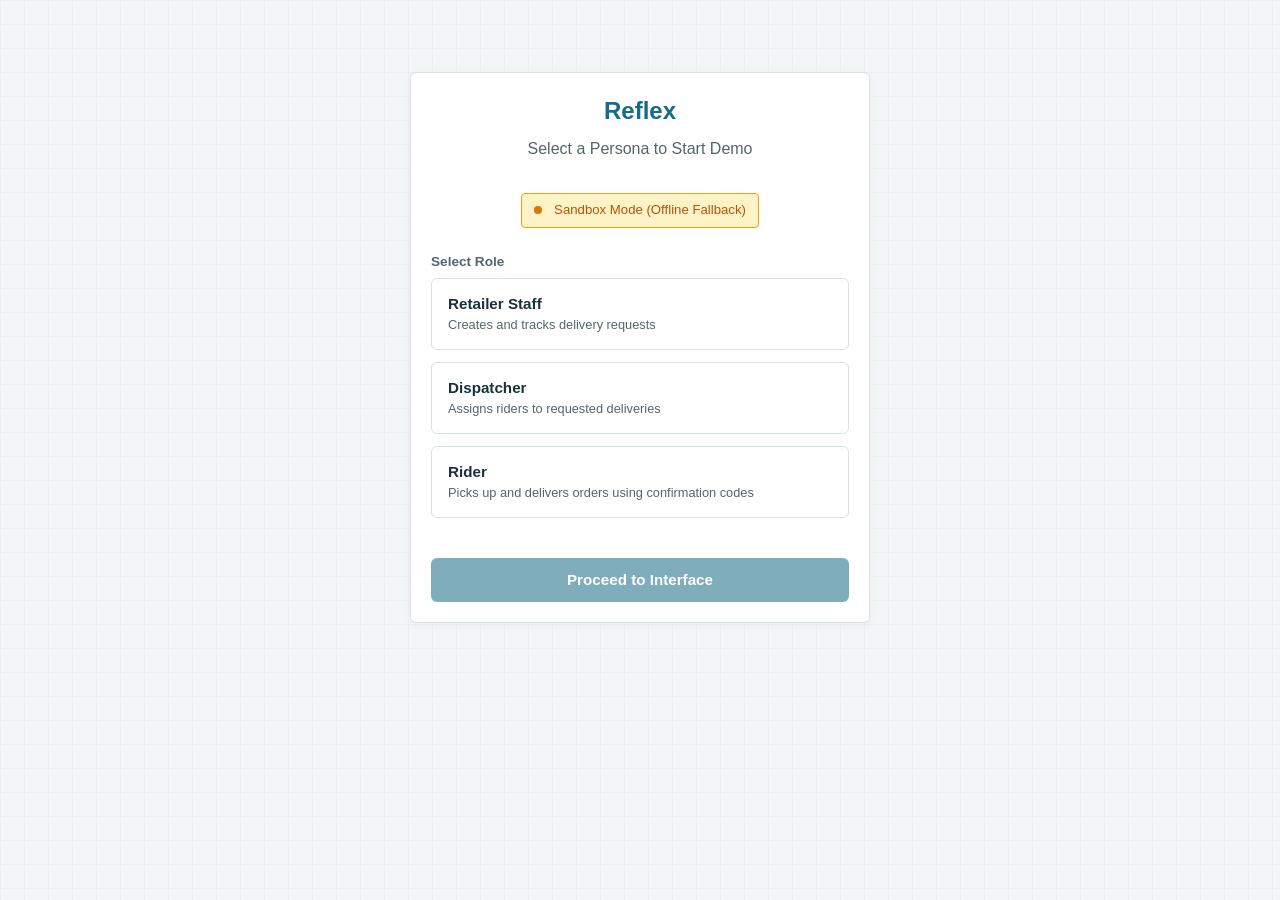
<file: frontend/index.html>
<!DOCTYPE html>
<html lang="en">
<head>
  <meta charset="UTF-8">
  <meta name="viewport" content="width=device-width, initial-scale=1.0">
  <title>Reflex - Delivery Tracker</title>
  <link rel="stylesheet" href="style.css">
</head>
<body>
  <div class="container">
    <div class="card landing-card">
      <h2 style="text-align: center; margin-bottom: 0.5rem; color: var(--primary-color);">Reflex</h2>
      <p style="text-align: center; color: var(--text-muted); margin-bottom: 2rem;">Select a Persona to Start Demo</p>

      <!-- Connection Status indicator -->
      <div id="connection-status-container" style="margin-bottom: 1.5rem; display: flex; justify-content: center;"></div>

      <div class="form-group">
        <label>Select Role</label>

        <div class="role-option" id="role-retailer" onclick="selectRole('retailer_staff')">
          <div>
            <div class="role-title">Retailer Staff</div>
            <div class="role-desc">Creates and tracks delivery requests</div>
          </div>
        </div>

        <div class="role-option" id="role-dispatcher" onclick="selectRole('dispatcher')">
          <div>
            <div class="role-title">Dispatcher</div>
            <div class="role-desc">Assigns riders to requested deliveries</div>
          </div>
        </div>

        <div class="role-option" id="role-rider" onclick="selectRole('rider')">
          <div>
            <div class="role-title">Rider</div>
            <div class="role-desc">Picks up and delivers orders using confirmation codes</div>
          </div>
        </div>
      </div>

      <div class="form-group" id="user-selection-group" style="display: none;">
        <label for="user-select">Select Active User Profile</label>
        <select id="user-select" class="form-control" onchange="onUserChanged()">
          <option value="">-- Choose User --</option>
        </select>
        <div id="user-details-tip" style="margin-top: 0.5rem; font-size: 0.8rem; color: var(--text-muted);"></div>
      </div>

      <button id="proceed-btn" class="btn btn-primary" style="margin-top: 1.5rem;" disabled onclick="proceedToUI()">
        Proceed to Interface
      </button>
    </div>
  </div>

  <!-- Scripts -->
   <script src="config.js"></script>
  <script src="api.js"></script>
  <script src="script.js"></script>
</body>
</html>
</file>
<file: frontend/style.css>
/* Reflex - Delivery Tracker Shared Design Tokens and Utilities */
:root {
  --primary-color: #176b87;
  --primary-hover: #12566c;
  --bg-color: #f3f6f7;
  --card-bg: #ffffff;
  --text-main: #18323b;
  --text-muted: #53666d;
  --text-light: #87979d;
  --border-color: #d9e2e5;
  
  /* Status Colors */
  --status-requested-bg: #f1f5f9;  /* Slate 100 */
  --status-requested-text: #475569;/* Slate 600 */
  --status-assigned-bg: #dbeafe;   /* Blue 100 */
  --status-assigned-text: #1d4ed8;  /* Blue 700 */
  --status-pickup-bg: #fef3c7;     /* Amber 100 */
  --status-pickup-text: #b45309;   /* Amber 700 */
  --status-delivered-bg: #dcfce7;  /* Emerald 100 */
  --status-delivered-text: #15803d; /* Emerald 700 */

  --error-bg: #fee2e2;            /* Red 100 */
  --error-text: #b91c1c;           /* Red 700 */
  --success-bg: #dcfce7;
  --success-text: #15803d;

  --radius-sm: 4px;
  --radius-md: 6px;
  --radius-lg: 8px;
}

/* ==========================================================================
   Base & Reset
   ========================================================================== */
*, *::before, *::after {
  box-sizing: border-box;
  margin: 0;
  padding: 0;
}

html {
  font-size: 16px;
  -webkit-text-size-adjust: 100%;
}

body {
  font-family: -apple-system, BlinkMacSystemFont, "Segoe UI", Roboto, "Helvetica Neue", Arial, sans-serif;
  background-color: var(--bg-color);
  background-image: linear-gradient(rgba(23, 107, 135, 0.035) 1px, transparent 1px),
    linear-gradient(90deg, rgba(23, 107, 135, 0.035) 1px, transparent 1px);
  background-size: 24px 24px;
  color: var(--text-main);
  line-height: 1.5;
  min-height: 100vh;
  padding-bottom: 2rem;
  overflow-x: hidden;
}

/* Main Container */
.container {
  width: 100%;
  max-width: 1040px;
  margin: 0 auto;
  padding: 0.75rem;
}

@media (min-width: 640px) {
  .container {
    padding: 1.25rem;
  }
}

@media (min-width: 1024px) {
  .container {
    padding: 1.5rem;
  }
}

/* ==========================================================================
   Header & Navigation
   ========================================================================== */
header {
  background-color: var(--card-bg);
  border-bottom: 1px solid var(--border-color);
  padding: 0.75rem 1rem;
  margin-bottom: 1.25rem;
  width: 100%;
}

@media (min-width: 640px) {
  header {
    padding: 0.9rem 1.5rem;
    margin-bottom: 1.5rem;
  }
}

.header-content {
  width: 100%;
  max-width: 1040px;
  margin: 0 auto;
  display: flex;
  flex-direction: column;
  align-items: flex-start;
  gap: 0.75rem;
}

@media (min-width: 640px) {
  .header-content {
    flex-direction: row;
    justify-content: space-between;
    align-items: center;
    gap: 1rem;
  }
}

.logo-group h1 {
  font-size: 1.25rem;
  font-weight: 800;
  color: var(--primary-color);
  line-height: 1.2;
}

@media (min-width: 640px) {
  .logo-group h1 {
    font-size: 1.35rem;
  }
}

.logo-group p {
  font-size: 0.8rem;
  color: var(--text-muted);
}

.header-nav-controls {
  display: flex;
  align-items: center;
  flex-wrap: wrap;
  gap: 0.5rem;
  width: 100%;
}

@media (min-width: 640px) {
  .header-nav-controls {
    width: auto;
    justify-content: flex-end;
    gap: 0.75rem;
  }
}

.user-badge {
  display: inline-flex;
  align-items: center;
  gap: 0.5rem;
  background-color: var(--bg-color);
  padding: 0.4rem 0.75rem;
  border-radius: var(--radius-sm);
  font-size: 0.825rem;
  border: 1px solid var(--border-color);
  max-width: 100%;
  overflow-wrap: anywhere;
}

.user-role-label {
  font-weight: 600;
  text-transform: capitalize;
}

.logout-btn {
  background: none;
  border: none;
  color: var(--text-muted);
  cursor: pointer;
  font-size: 0.825rem;
  text-decoration: underline;
  padding: 0.4rem 0.5rem;
  min-height: 36px;
  display: inline-flex;
  align-items: center;
}

.logout-btn:hover {
  color: var(--primary-color);
}

/* ==========================================================================
   Layout & Grid Systems
   ========================================================================== */
.grid {
  display: grid;
  grid-template-columns: 1fr;
  gap: 1rem;
  width: 100%;
}

.grid > * {
  min-width: 0;
}

@media (min-width: 640px) {
  .grid {
    gap: 1.25rem;
  }
}

/* Two-column layout on medium/large screens (e.g. Retailer form + table) */
@media (min-width: 880px) {
  .grid-2col {
    grid-template-columns: minmax(300px, 0.85fr) minmax(0, 1.75fr);
    align-items: start;
  }
}

/* ==========================================================================
   Cards
   ========================================================================== */
.card {
  background-color: var(--card-bg);
  border: 1px solid var(--border-color);
  border-radius: var(--radius-md);
  padding: 1rem;
  min-width: 0;
  box-shadow: 0 1px 3px rgba(24, 50, 59, 0.05);
}

@media (min-width: 640px) {
  .card {
    padding: 1.25rem;
    box-shadow: 0 2px 8px rgba(24, 50, 59, 0.04);
  }
}

.card-title {
  font-size: 1.05rem;
  font-weight: 600;
  margin-bottom: 1rem;
  color: var(--text-main);
  border-bottom: 1px solid var(--border-color);
  padding-bottom: 0.5rem;
}

@media (min-width: 640px) {
  .card-title {
    font-size: 1.15rem;
  }
}

/* ==========================================================================
   Forms & Controls
   ========================================================================== */
.form-group {
  margin-bottom: 1rem;
  width: 100%;
}

.form-group label {
  display: block;
  font-size: 0.85rem;
  font-weight: 600;
  margin-bottom: 0.35rem;
  color: var(--text-muted);
}

.form-control {
  width: 100%;
  padding: 0.65rem 0.75rem;
  border: 1px solid var(--border-color);
  border-radius: var(--radius-md);
  font-size: 16px; /* Prevents auto-zoom on iOS */
  background-color: #ffffff;
  color: var(--text-main);
  outline: none;
  min-height: 42px;
  font-family: inherit;
  transition: border-color 0.15s ease, box-shadow 0.15s ease;
}

.form-control:focus {
  border-color: var(--primary-color);
  box-shadow: 0 0 0 3px rgba(23, 107, 135, 0.15);
}

textarea.form-control {
  min-height: 80px;
  resize: vertical;
}

/* ==========================================================================
   Buttons
   ========================================================================== */
.btn {
  display: inline-flex;
  justify-content: center;
  align-items: center;
  padding: 0.65rem 1.25rem;
  font-size: 0.95rem;
  font-weight: 600;
  border-radius: var(--radius-md);
  border: 1px solid transparent;
  cursor: pointer;
  text-align: center;
  width: 100%;
  min-height: 44px; /* Accessible touch target */
  font-family: inherit;
  transition: background-color 0.15s ease, border-color 0.15s ease, opacity 0.15s ease;
}

.btn-primary {
  background-color: var(--primary-color);
  color: #ffffff;
}

.btn-primary:hover:not(:disabled) {
  background-color: var(--primary-hover);
}

.btn-secondary {
  background-color: #ffffff;
  border-color: var(--border-color);
  color: var(--text-muted);
}

.btn-secondary:hover:not(:disabled) {
  background-color: var(--bg-color);
  color: var(--text-main);
}

.btn-outline {
  background: transparent;
  border: 1px solid var(--primary-color);
  color: var(--primary-color);
}

.btn-outline:hover:not(:disabled) {
  background-color: rgba(23, 107, 135, 0.05);
}

.btn:disabled {
  opacity: 0.55;
  cursor: not-allowed;
}

/* ==========================================================================
   Badges & Alerts
   ========================================================================== */
.badge {
  display: inline-flex;
  align-items: center;
  padding: 0.25rem 0.65rem;
  font-size: 0.725rem;
  font-weight: 700;
  border-radius: var(--radius-sm);
  text-transform: uppercase;
  letter-spacing: 0.04em;
  white-space: nowrap;
}

.badge-requested {
  background-color: var(--status-requested-bg);
  color: var(--status-requested-text);
}

.badge-assigned {
  background-color: var(--status-assigned-bg);
  color: var(--status-assigned-text);
}

.badge-picked-up {
  background-color: var(--status-pickup-bg);
  color: var(--status-pickup-text);
}

.badge-delivered {
  background-color: var(--status-delivered-bg);
  color: var(--status-delivered-text);
}

.alert {
  padding: 0.75rem 1rem;
  border-radius: var(--radius-md);
  margin-bottom: 1.25rem;
  font-size: 0.9rem;
  width: 100%;
}

.alert-error {
  background-color: var(--error-bg);
  color: var(--error-text);
  border: 1px solid rgba(185, 28, 28, 0.25);
}

.alert-success {
  background-color: var(--success-bg);
  color: var(--success-text);
  border: 1px solid rgba(21, 128, 61, 0.25);
}

/* ==========================================================================
   Responsive Tables
   ========================================================================== */
.table-container {
  width: 100%;
  overflow-x: auto;
  -webkit-overflow-scrolling: touch;
  border: 1px solid var(--border-color);
  border-radius: var(--radius-sm);
  background-color: #ffffff;
}

table {
  width: 100%;
  min-width: 580px; /* Guarantees legible column width on mobile */
  border-collapse: collapse;
  text-align: left;
}

th, td {
  padding: 0.75rem 0.85rem;
  border-bottom: 1px solid var(--border-color);
  font-size: 0.875rem;
}

th {
  background-color: var(--bg-color);
  font-size: 0.75rem;
  font-weight: 700;
  text-transform: uppercase;
  color: var(--text-muted);
  letter-spacing: 0.05em;
  white-space: nowrap;
}

tr:last-child td {
  border-bottom: none;
}

tr:hover {
  background-color: rgba(243, 246, 247, 0.6);
}

/* ==========================================================================
   Modal Dialogs & Timeline
   ========================================================================== */
.modal-backdrop {
  display: none;
  position: fixed;
  top: 0;
  left: 0;
  width: 100%;
  height: 100%;
  background-color: rgba(15, 23, 42, 0.6);
  z-index: 1000;
  align-items: center;
  justify-content: center;
  padding: 0.75rem;
  overflow-y: auto;
}

.modal-content {
  background-color: var(--card-bg);
  border-radius: var(--radius-lg);
  max-width: 500px;
  width: 100%;
  max-height: 90vh;
  overflow-y: auto;
  box-shadow: 0 10px 25px rgba(0, 0, 0, 0.15);
  border: 1px solid var(--border-color);
  margin: auto;
}

.modal-header {
  padding: 1rem 1.25rem;
  border-bottom: 1px solid var(--border-color);
  display: flex;
  justify-content: space-between;
  align-items: center;
  gap: 0.5rem;
}

.modal-title {
  font-weight: 700;
  font-size: 1.05rem;
  color: var(--text-main);
}

.modal-close {
  background: none;
  border: none;
  font-size: 1.5rem;
  line-height: 1;
  color: var(--text-light);
  cursor: pointer;
  padding: 0.25rem 0.5rem;
  min-height: 36px;
  min-width: 36px;
  display: flex;
  align-items: center;
  justify-content: center;
}

.modal-close:hover {
  color: var(--text-main);
}

.modal-body {
  padding: 1rem 1.25rem;
}

/* Timeline */
.timeline {
  position: relative;
  padding-left: 1.5rem;
  margin-top: 1rem;
}

.timeline::before {
  content: "";
  position: absolute;
  top: 0;
  left: 5px;
  width: 2px;
  height: 100%;
  background-color: var(--border-color);
}

.timeline-item {
  position: relative;
  padding-bottom: 1.25rem;
}

.timeline-item:last-child {
  padding-bottom: 0;
}

.timeline-marker {
  position: absolute;
  top: 6px;
  left: -21px;
  width: 10px;
  height: 10px;
  border-radius: 50%;
  background-color: var(--text-light);
  border: 2px solid var(--card-bg);
}

.timeline-marker.active {
  background-color: var(--primary-color);
  box-shadow: 0 0 0 3px rgba(23, 107, 135, 0.2);
}

.timeline-content {
  font-size: 0.875rem;
}

.timeline-status {
  font-weight: 700;
  text-transform: capitalize;
}

.timeline-meta {
  font-size: 0.775rem;
  color: var(--text-muted);
  margin-top: 0.125rem;
}

/* ==========================================================================
   Landing Page Styles
   ========================================================================== */
.landing-card {
  max-width: 460px;
  margin: 1.5rem auto;
  width: 100%;
}

@media (min-width: 640px) {
  .landing-card {
    margin: 3rem auto;
  }
}

.role-option {
  border: 1px solid var(--border-color);
  padding: 0.875rem 1rem;
  border-radius: var(--radius-md);
  margin-bottom: 0.75rem;
  cursor: pointer;
  display: flex;
  justify-content: space-between;
  align-items: center;
  transition: all 0.15s ease;
  min-height: 52px;
}

.role-option:hover {
  border-color: var(--primary-color);
  background-color: rgba(23, 107, 135, 0.03);
}

.role-option.selected {
  border-color: var(--primary-color);
  background-color: rgba(23, 107, 135, 0.08);
  box-shadow: 0 0 0 1px var(--primary-color);
}

.role-title {
  font-weight: 700;
  font-size: 0.95rem;
  color: var(--text-main);
}

.role-desc {
  font-size: 0.8rem;
  color: var(--text-muted);
}
</file>
